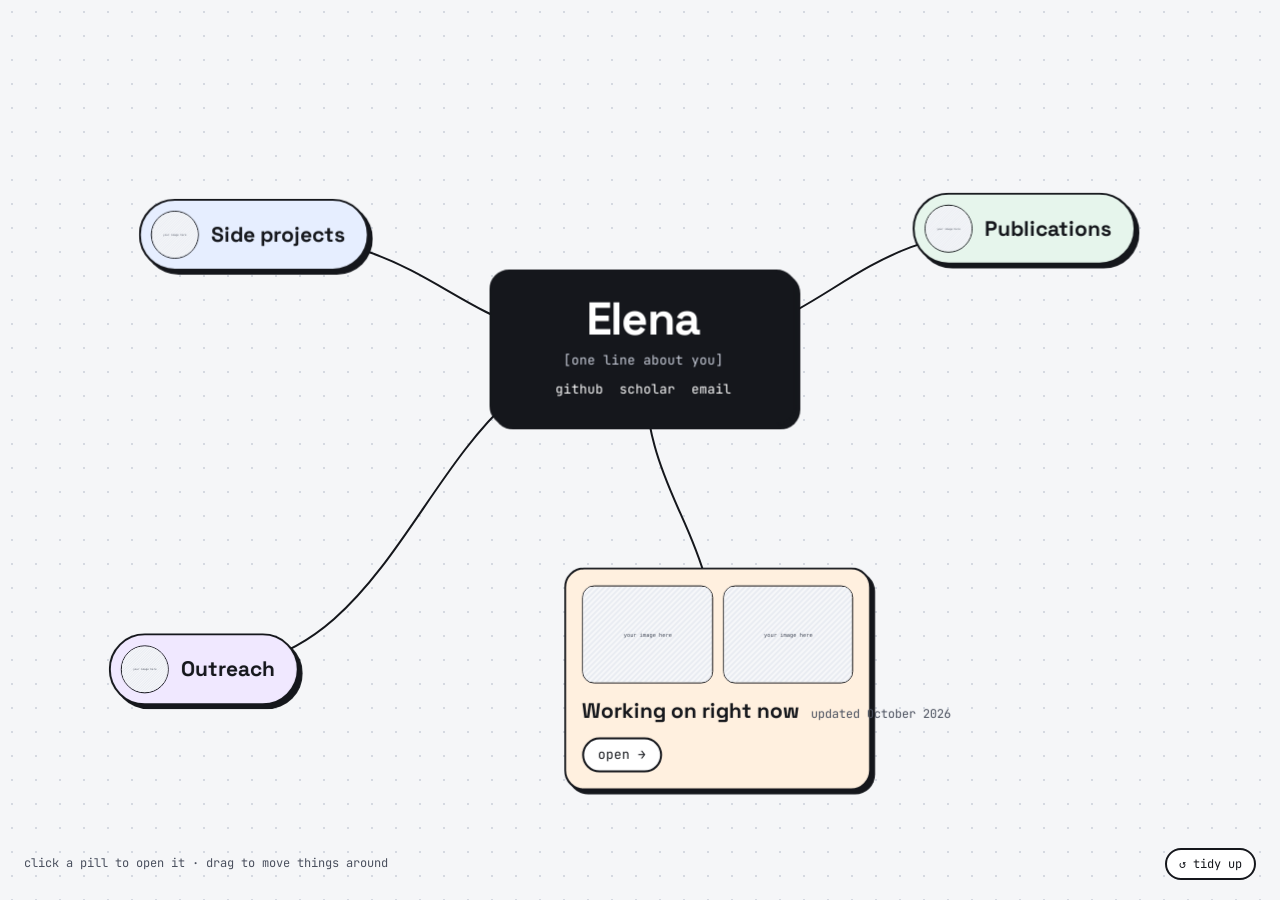
<file: index.html>
<!doctype html>
<html lang="en">
<head>
  <meta charset="utf-8">
  <meta name="viewport" content="width=device-width, initial-scale=1">
  <title>Elena</title>
  <meta name="description" content="Side projects, publications, and current work by Elena.">
  <link rel="preconnect" href="https://fonts.googleapis.com">
  <link rel="preconnect" href="https://fonts.gstatic.com" crossorigin>
  <link href="https://fonts.googleapis.com/css2?family=Space+Grotesk:wght@400;500;700&family=JetBrains+Mono:wght@400;500&display=swap" rel="stylesheet">
  <link rel="stylesheet" href="css/style.css">
</head>
<body>
  <main id="map" class="map">
    <svg id="wires" class="wires" aria-hidden="true"></svg>
    <footer class="map-footer">
      <span>click a pill to open it · drag to move things around</span>
      <button id="reset" class="pill" type="button">↺ tidy up</button>
    </footer>
  </main>

  <script src="js/content.js"></script>
  <script src="js/common.js"></script>
  <script src="js/mindmap.js"></script>
</body>
</html>
</file>
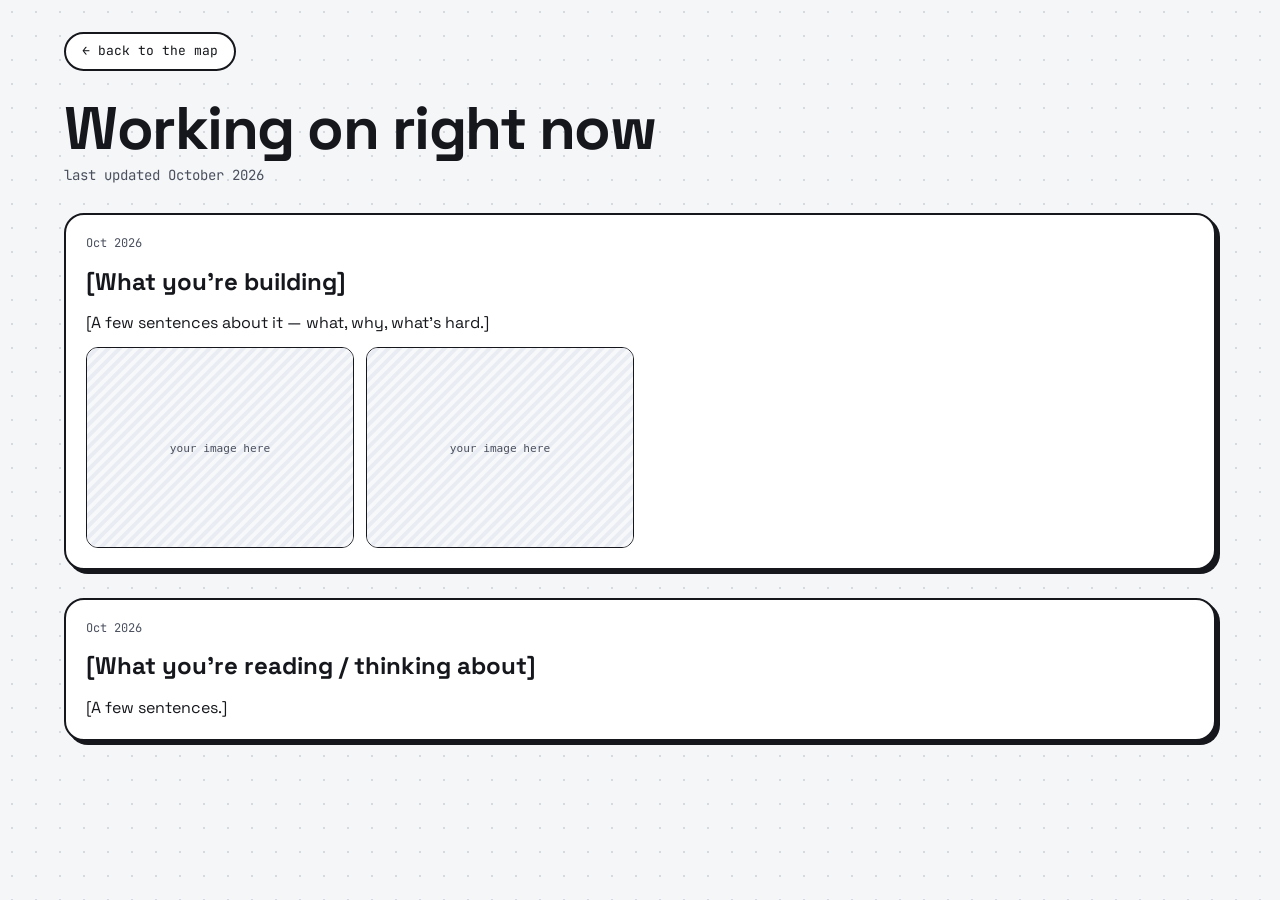
<file: now.html>
<!doctype html>
<html lang="en">
<head>
  <meta charset="utf-8">
  <meta name="viewport" content="width=device-width, initial-scale=1">
  <title>Right now · Elena</title>
  <link rel="preconnect" href="https://fonts.googleapis.com">
  <link rel="preconnect" href="https://fonts.gstatic.com" crossorigin>
  <link href="https://fonts.googleapis.com/css2?family=Space+Grotesk:wght@400;500;700&family=JetBrains+Mono:wght@400;500&display=swap" rel="stylesheet">
  <link rel="stylesheet" href="css/style.css">
</head>
<body data-page="now">
  <main class="page">
    <a class="pill back" href="index.html">← back to the map</a>
    <header class="page-head">
      <div>
        <h1>Working on right now</h1>
        <p id="updated"></p>
      </div>
    </header>
    <section id="content"></section>
  </main>

  <script src="js/content.js"></script>
  <script src="js/common.js"></script>
  <script src="js/pages.js"></script>
</body>
</html>
</file>
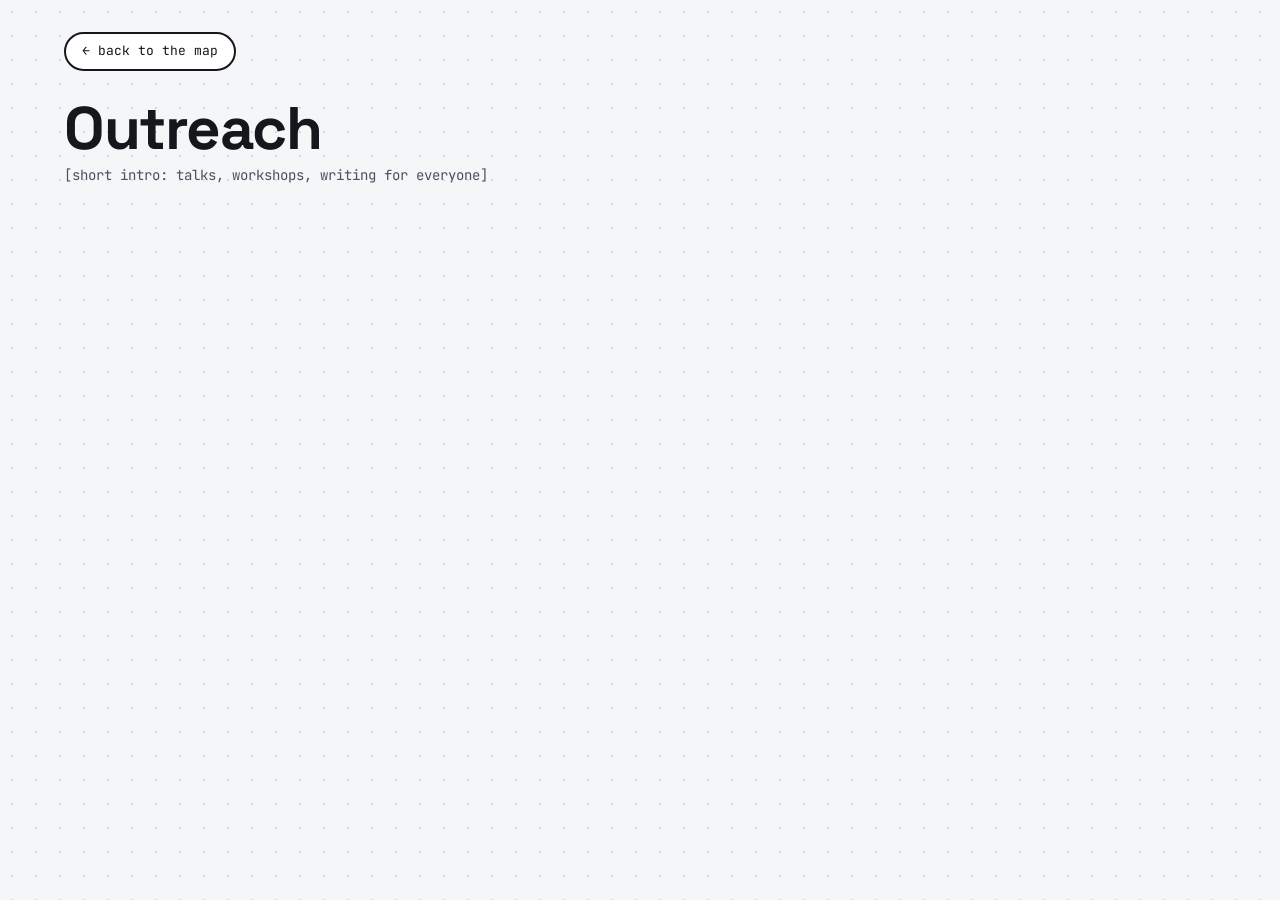
<file: outreach.html>
<!doctype html>
<html lang="en">
<head>
  <meta charset="utf-8">
  <meta name="viewport" content="width=device-width, initial-scale=1">
  <title>Outreach · Elena</title>
  <link rel="preconnect" href="https://fonts.googleapis.com">
  <link rel="preconnect" href="https://fonts.gstatic.com" crossorigin>
  <link href="https://fonts.googleapis.com/css2?family=Space+Grotesk:wght@400;500;700&family=JetBrains+Mono:wght@400;500&display=swap" rel="stylesheet">
  <link rel="stylesheet" href="css/style.css">
</head>
<body data-page="outreach">
  <main class="page">
    <a class="pill back" href="index.html">← back to the map</a>
    <header class="page-head">
      <div>
        <h1>Outreach</h1>
        <p>[short intro: talks, workshops, writing for everyone]</p>
      </div>
    </header>
    <section id="content"></section>
  </main>

  <script src="js/content.js"></script>
  <script src="js/common.js"></script>
  <script src="js/pages.js"></script>
</body>
</html>
</file>
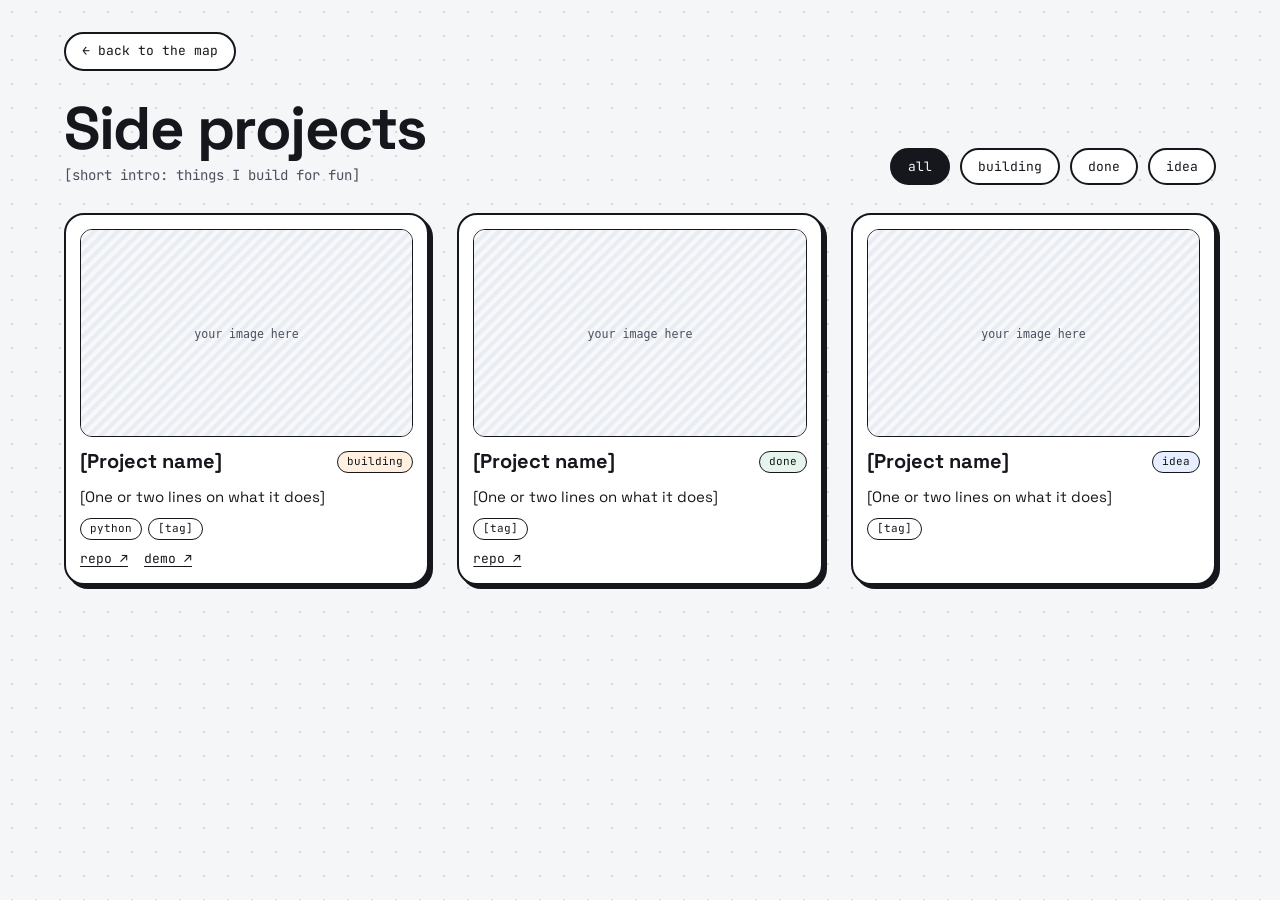
<file: projects.html>
<!doctype html>
<html lang="en">
<head>
  <meta charset="utf-8">
  <meta name="viewport" content="width=device-width, initial-scale=1">
  <title>Side projects · Elena</title>
  <link rel="preconnect" href="https://fonts.googleapis.com">
  <link rel="preconnect" href="https://fonts.gstatic.com" crossorigin>
  <link href="https://fonts.googleapis.com/css2?family=Space+Grotesk:wght@400;500;700&family=JetBrains+Mono:wght@400;500&display=swap" rel="stylesheet">
  <link rel="stylesheet" href="css/style.css">
</head>
<body data-page="projects">
  <main class="page">
    <a class="pill back" href="index.html">← back to the map</a>
    <header class="page-head">
      <div>
        <h1>Side projects</h1>
        <p>[short intro: things I build for fun]</p>
      </div>
      <div id="filters" class="filters"></div>
    </header>
    <section id="content"></section>
  </main>

  <script src="js/content.js"></script>
  <script src="js/common.js"></script>
  <script src="js/pages.js"></script>
</body>
</html>
</file>
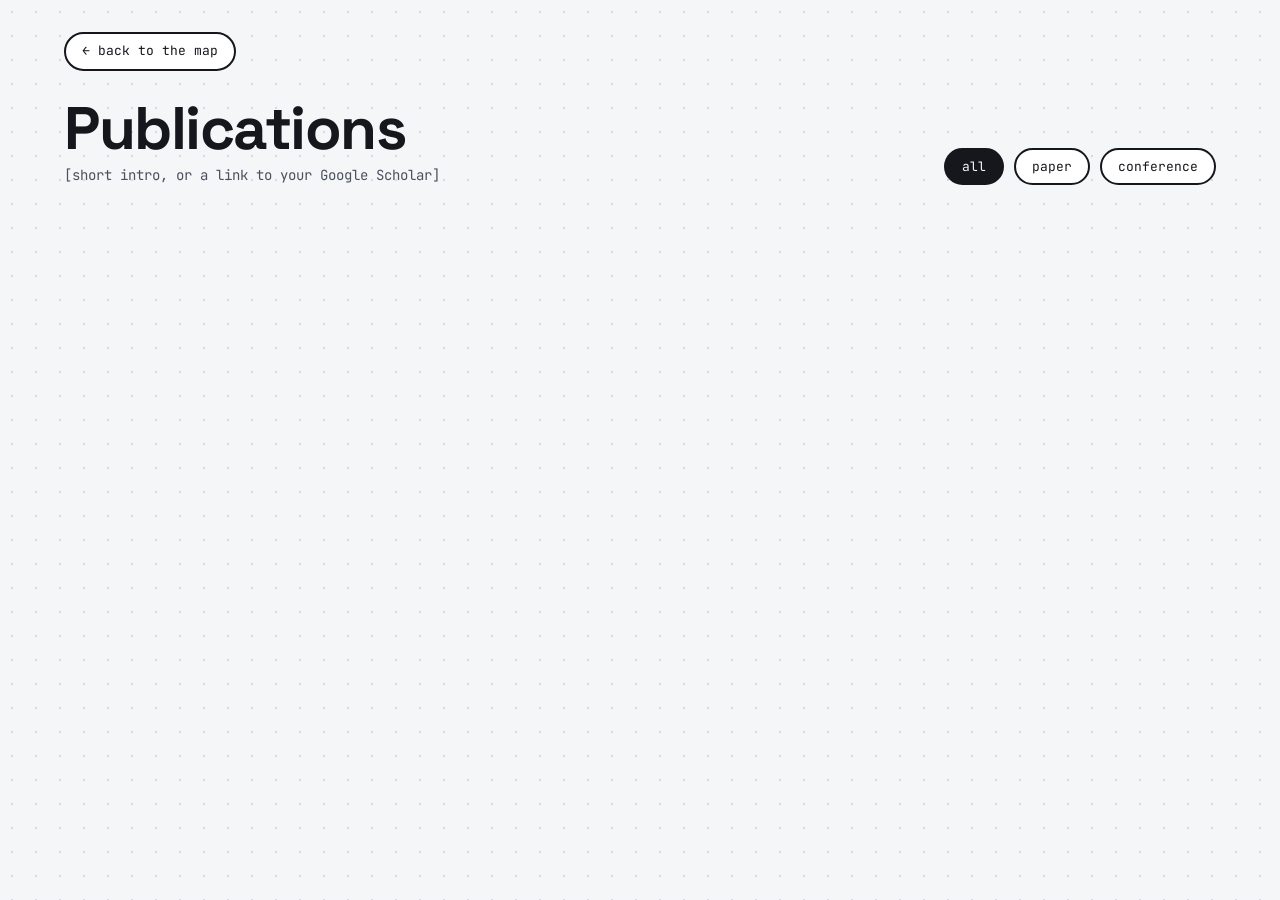
<file: publications.html>
<!doctype html>
<html lang="en">
<head>
  <meta charset="utf-8">
  <meta name="viewport" content="width=device-width, initial-scale=1">
  <title>Publications · Elena</title>
  <link rel="preconnect" href="https://fonts.googleapis.com">
  <link rel="preconnect" href="https://fonts.gstatic.com" crossorigin>
  <link href="https://fonts.googleapis.com/css2?family=Space+Grotesk:wght@400;500;700&family=JetBrains+Mono:wght@400;500&display=swap" rel="stylesheet">
  <link rel="stylesheet" href="css/style.css">
</head>
<body data-page="publications">
  <main class="page">
    <a class="pill back" href="index.html">← back to the map</a>
    <header class="page-head">
      <div>
        <h1>Publications</h1>
        <p>[short intro, or a link to your Google Scholar]</p>
      </div>
      <div id="filters" class="filters"></div>
    </header>
    <section id="content"></section>
  </main>

  <script src="js/content.js"></script>
  <script src="js/common.js"></script>
  <script src="js/pages.js"></script>
</body>
</html>
</file>
<file: css/style.css>
/* ---------- tokens ---------- */
:root {
  --bg: #F5F6F8;
  --dots: #D5D9E1;
  --ink: #15171C;
  --muted: #4A505E;
  --card: #FFFFFF;
  --accent: #2F5BEA;
  --tint-blue: #E6EEFF;
  --tint-green: #E6F5EC;
  --tint-orange: #FFF0DF;
  --tint-purple: #F0E8FF;
  --center-bg: #15171C;
  --center-ink: #FFFFFF;
  --center-muted: #C9CEDA;
  --stripe-a: #E9ECF2;
  --stripe-b: #F7F8FA;
  --radius: 20px;
  --shadow: 4px 4px 0 var(--ink);
  --font: "Space Grotesk", system-ui, sans-serif;
  --mono: "JetBrains Mono", ui-monospace, monospace;
}

@media (prefers-color-scheme: dark) {
  :root:not([data-theme="light"]) {
    --bg: #121317;
    --dots: #2A2D35;
    --ink: #E8EAF0;
    --muted: #A3A9B7;
    --card: #1C1E24;
    --accent: #8EA8FF;
    --tint-blue: #1E2A48;
    --tint-green: #1B3326;
    --tint-orange: #3A2A18;
    --tint-purple: #2E2347;
    --center-bg: #E8EAF0;
    --center-ink: #121317;
    --center-muted: #4A505E;
    --stripe-a: #23262E;
    --stripe-b: #1A1C22;
  }
}

/* ---------- base ---------- */
* { box-sizing: border-box; }

html, body { margin: 0; }

body {
  background: var(--bg);
  background-image: radial-gradient(var(--dots) 1.2px, transparent 1.2px);
  background-size: 24px 24px;
  color: var(--ink);
  font-family: var(--font);
  line-height: 1.45;
  -webkit-font-smoothing: antialiased;
}

a { color: inherit; text-decoration: none; }
a:hover { color: var(--accent); }

.mono { font-family: var(--mono); }

.box {
  background: var(--card);
  border: 2px solid var(--ink);
  border-radius: var(--radius);
  box-shadow: var(--shadow);
}

.tint-blue   { background: var(--tint-blue); }
.tint-green  { background: var(--tint-green); }
.tint-orange { background: var(--tint-orange); }
.tint-purple { background: var(--tint-purple); }

.thumb {
  display: block;
  width: 100%;
  object-fit: cover;
  border: 1.5px solid var(--ink);
  border-radius: 12px;
  background: repeating-linear-gradient(135deg, var(--stripe-a) 0 10px, var(--stripe-b) 10px 20px);
}

.pill {
  font-family: var(--mono);
  font-size: 13px;
  color: var(--ink);
  background: var(--card);
  border: 2px solid var(--ink);
  border-radius: 999px;
  padding: 8px 16px;
  cursor: pointer;
}
.pill[aria-pressed="true"] { background: var(--ink); color: var(--bg); }

.tag {
  font-family: var(--mono);
  font-size: 11px;
  border: 1.5px solid var(--ink);
  border-radius: 999px;
  padding: 2px 9px;
  white-space: nowrap;
}

/* ---------- mindmap (home) ---------- */
.map {
  position: relative;
  width: 100%;
  height: 100vh;
  min-height: 640px;
  overflow: hidden;
}

.wires {
  position: absolute;
  inset: 0;
  width: 100%;
  height: 100%;
  pointer-events: none;
}
.wires path {
  fill: none;
  stroke: var(--ink);
  stroke-width: 2;
  stroke-linecap: round;
}

.node {
  position: absolute;
  left: 0;
  top: 0;
  display: flex;
  flex-direction: column;
  gap: 10px;
  padding: 16px;
  width: clamp(230px, 22vw, 310px);
  cursor: grab;
  touch-action: none;
  user-select: none;
  will-change: transform;
}
.node.dragging { cursor: grabbing; box-shadow: 8px 8px 0 var(--ink); z-index: 10; }
.node img { pointer-events: none; }
.node .thumb { aspect-ratio: 16 / 9; }

.node-title {
  display: flex;
  justify-content: space-between;
  align-items: baseline;
  gap: 8px;
  font-size: 22px;
  font-weight: 700;
}
.node-meta { font-family: var(--mono); font-size: 12px; color: var(--muted); font-weight: 400; }

.node.center {
  width: clamp(260px, 24vw, 320px);
  align-items: center;
  text-align: center;
  padding: 24px 20px;
  background: var(--center-bg);
  color: var(--center-ink);
  z-index: 2;
}
.center h1 { margin: 0; font-size: 46px; letter-spacing: -1px; line-height: 1; }
.center .tagline { margin: 0; font-family: var(--mono); font-size: 13px; color: var(--center-muted); }
.center nav { display: flex; gap: 16px; font-family: var(--mono); font-size: 13px; }
.center nav a:hover { color: var(--accent); }

/* section pills: closed = a pill, open = a box with images */
.node.section {
  width: auto;
  flex-direction: row;
  align-items: center;
  gap: 12px;
  padding: 10px 22px 10px 10px;
  border-radius: 999px;
}
.section .dot {
  width: 48px;
  height: 48px;
  flex: none;
  object-fit: cover;
  border: 1.5px solid var(--ink);
  border-radius: 50%;
}
.node-toggle {
  display: flex;
  justify-content: space-between;
  align-items: baseline;
  gap: 12px;
  width: 100%;
  padding: 0;
  border: 0;
  background: none;
  color: inherit;
  font: inherit;
  font-size: 21px;
  font-weight: 700;
  text-align: left;
  white-space: nowrap;
  cursor: inherit;
}
.section .node-body,
.section .node-meta,
.section .open-link { display: none; }

.node.section.open {
  width: clamp(260px, 24vw, 320px);
  flex-direction: column;
  align-items: stretch;
  gap: 12px;
  padding: 16px;
  border-radius: var(--radius);
  z-index: 5;
}
.section.open .dot { display: none; }
.section.open .node-body { display: block; animation: unfold 0.25s ease-out; }
.section.open .node-meta { display: inline; }
.section.open .open-link {
  display: inline-block;
  align-self: flex-start;
  font-family: var(--mono);
  font-size: 13px;
  padding: 6px 14px;
  background: var(--card);
  border: 2px solid var(--ink);
  border-radius: 999px;
}
.node-toggle:focus-visible,
.open-link:focus-visible { outline: 2px solid var(--accent); outline-offset: 3px; }

@keyframes unfold {
  from { opacity: 0; transform: scale(0.92); }
  to   { opacity: 1; transform: scale(1); }
}

.thumb-pair { display: flex; gap: 10px; }
.thumb-pair .thumb { flex: 1; min-width: 0; aspect-ratio: 4 / 3; }

.map-footer {
  position: absolute;
  left: 24px;
  right: 24px;
  bottom: 20px;
  display: flex;
  justify-content: space-between;
  align-items: center;
  font-family: var(--mono);
  font-size: 12px;
  color: var(--muted);
}
.map-footer button { font-size: 12px; padding: 6px 12px; }

/* phone: the map becomes a vertical branch */
@media (max-width: 720px) {
  .map {
    height: auto;
    min-height: 100vh;
    overflow: visible;
    padding: 24px 16px 80px;
    display: flex;
    flex-direction: column;
    gap: 24px;
  }
  .wires { display: none; }
  .node {
    position: relative;
    transform: none !important;
    width: auto;
    cursor: pointer;
    touch-action: auto;
  }
  .node.center { width: auto; align-items: flex-start; text-align: left; }
  /* on phones every section shows open, as a tree branch */
  .node.section,
  .node.section.open {
    width: auto;
    flex-direction: column;
    align-items: stretch;
    padding: 16px;
    border-radius: var(--radius);
  }
  .section .dot { display: none; }
  .section .node-body { display: block; }
  .section .node-meta { display: inline; }
  .section .open-link {
    display: inline-block;
    align-self: flex-start;
    font-family: var(--mono);
    font-size: 13px;
    padding: 6px 14px;
    background: var(--card);
    border: 2px solid var(--ink);
    border-radius: 999px;
  }
  .node-toggle { white-space: normal; font-size: 19px; }
  .node.section { margin-left: 32px; }
  .node.section::before {
    content: "";
    position: absolute;
    left: -34px;
    top: -26px;
    width: 30px;
    height: calc(50% + 26px);
    border-left: 2px solid var(--ink);
    border-bottom: 2px solid var(--ink);
    border-bottom-left-radius: 14px;
  }
  .node.section:not(:last-child)::after {
    content: "";
    position: absolute;
    left: -34px;
    top: 50%;
    bottom: -26px;
    border-left: 2px solid var(--ink);
  }
  .map-footer { position: static; order: 99; }
  .map-footer button { display: none; }
}

/* ---------- section pages ---------- */
.page {
  max-width: 1200px;
  margin: 0 auto;
  padding: 32px 24px 80px;
  display: flex;
  flex-direction: column;
  gap: 28px;
}

.back { align-self: flex-start; }

.page-head {
  display: flex;
  flex-wrap: wrap;
  justify-content: space-between;
  align-items: flex-end;
  gap: 16px;
}
.page-head h1 { margin: 0; font-size: clamp(40px, 6vw, 60px); letter-spacing: -1.5px; line-height: 1; }
.page-head p { margin: 6px 0 0; font-family: var(--mono); font-size: 14px; color: var(--muted); }
.filters { display: flex; flex-wrap: wrap; gap: 10px; }

.grid {
  display: grid;
  grid-template-columns: repeat(auto-fill, minmax(min(100%, 320px), 1fr));
  gap: 28px;
}

.card { padding: 14px; display: flex; flex-direction: column; gap: 10px; }
.card .thumb { aspect-ratio: 16 / 10; }
.card h2 { margin: 0; font-size: 20px; }
.card p { margin: 0; font-size: 15px; }
.card-row { display: flex; justify-content: space-between; align-items: center; gap: 8px; }
.tags { display: flex; flex-wrap: wrap; gap: 6px; }
.links { display: flex; flex-wrap: wrap; gap: 16px; font-family: var(--mono); font-size: 13px; }
.links a { text-decoration: underline; text-underline-offset: 3px; }

.status-idea     { background: var(--tint-blue); }
.status-building { background: var(--tint-orange); }
.status-done     { background: var(--tint-green); }

.pub-list { display: flex; flex-direction: column; gap: 20px; }
.pub { padding: 14px; display: flex; gap: 20px; align-items: flex-start; }
.pub .thumb { width: 200px; flex: none; aspect-ratio: 4 / 3; }
.pub h2 { margin: 0 0 4px; font-size: 20px; }
.pub .authors { margin: 0; font-size: 15px; }
.pub .venue { margin: 4px 0 10px; font-family: var(--mono); font-size: 13px; color: var(--muted); }
.pub-foot { display: flex; flex-wrap: wrap; align-items: center; gap: 16px; }
.tag-paper      { background: var(--tint-green); }
.tag-conference { background: var(--tint-purple); }
@media (max-width: 620px) {
  .pub { flex-direction: column; }
  .pub .thumb { width: 100%; }
}

.now-list { display: flex; flex-direction: column; gap: 28px; }
.now-item { padding: 20px; display: flex; flex-direction: column; gap: 12px; }
.now-item h2 { margin: 0; font-size: 24px; }
.now-item p { margin: 0; font-size: 16px; max-width: 70ch; }
.now-date { font-family: var(--mono); font-size: 12px; color: var(--muted); }
.now-images { display: grid; grid-template-columns: repeat(auto-fill, minmax(min(100%, 240px), 1fr)); gap: 12px; }
.now-images .thumb { aspect-ratio: 4 / 3; }

@media (prefers-reduced-motion: reduce) {
  * { transition: none !important; }
}
</file>
